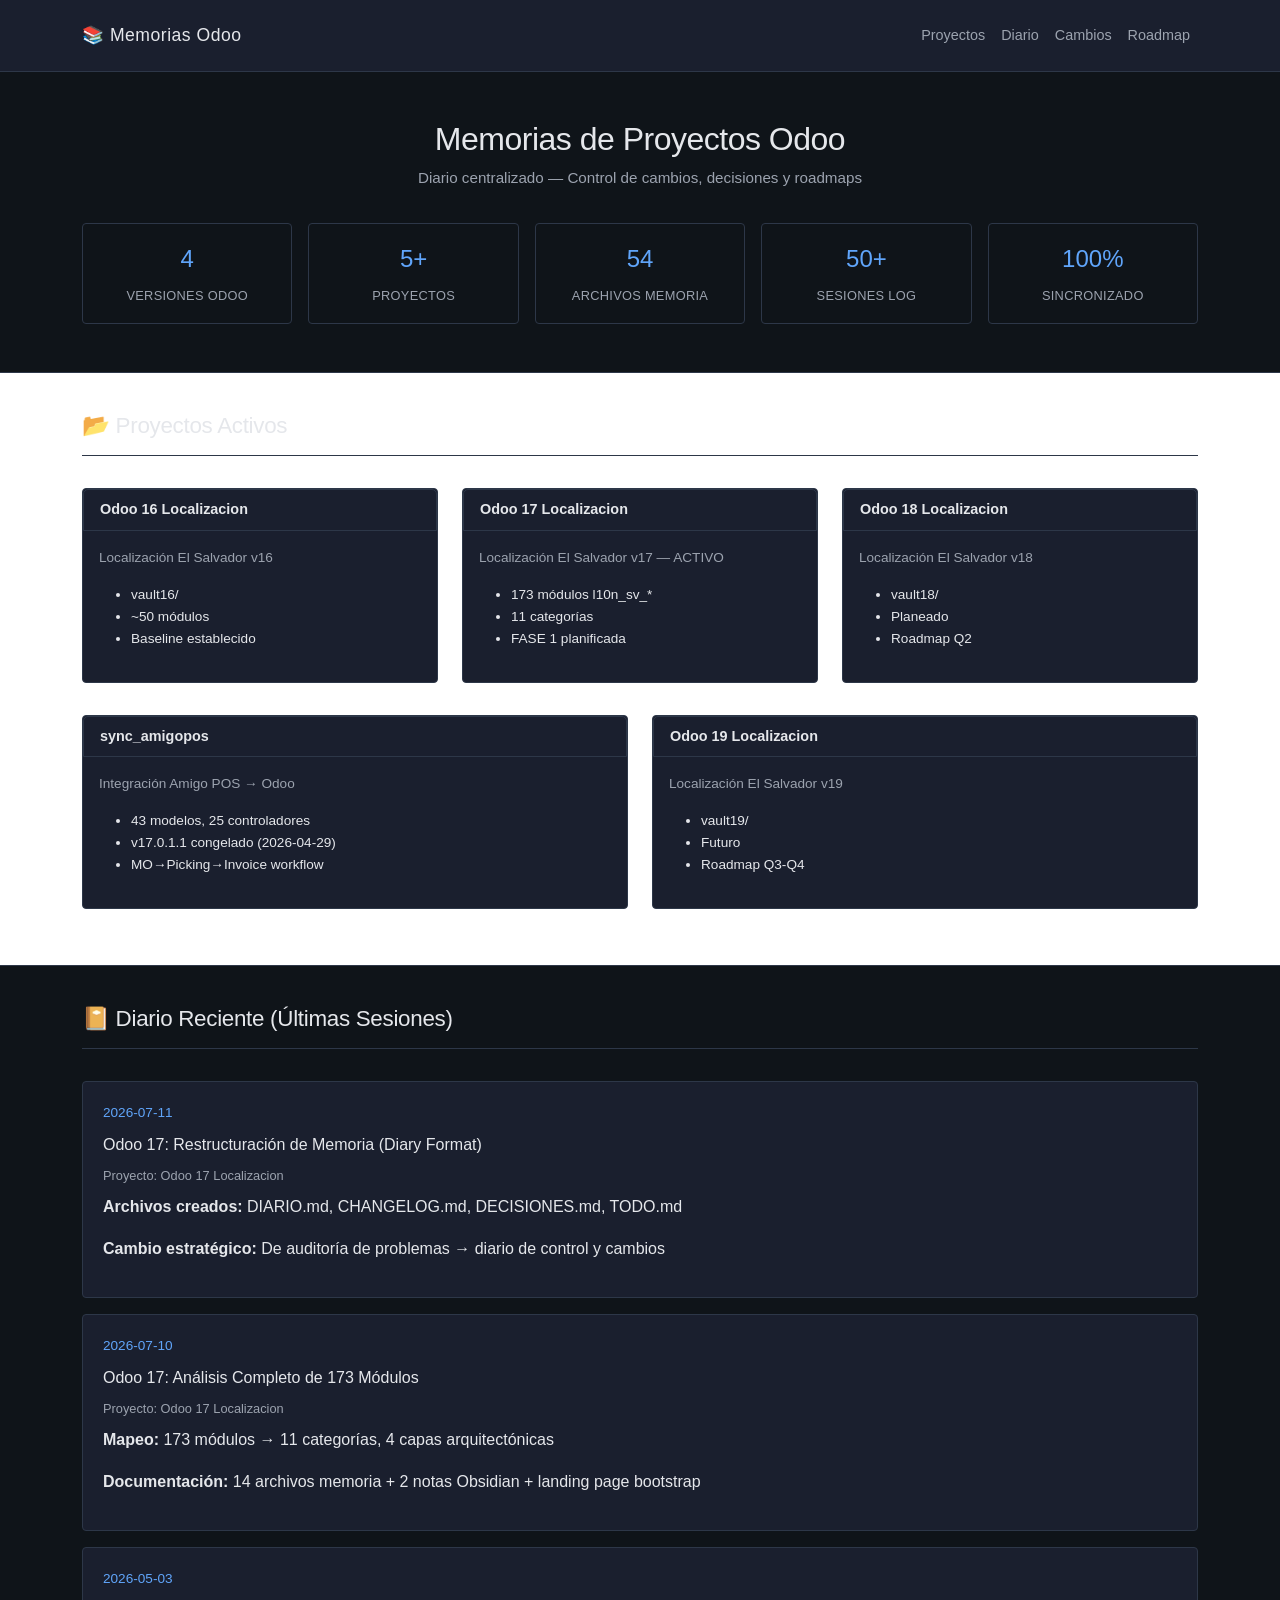
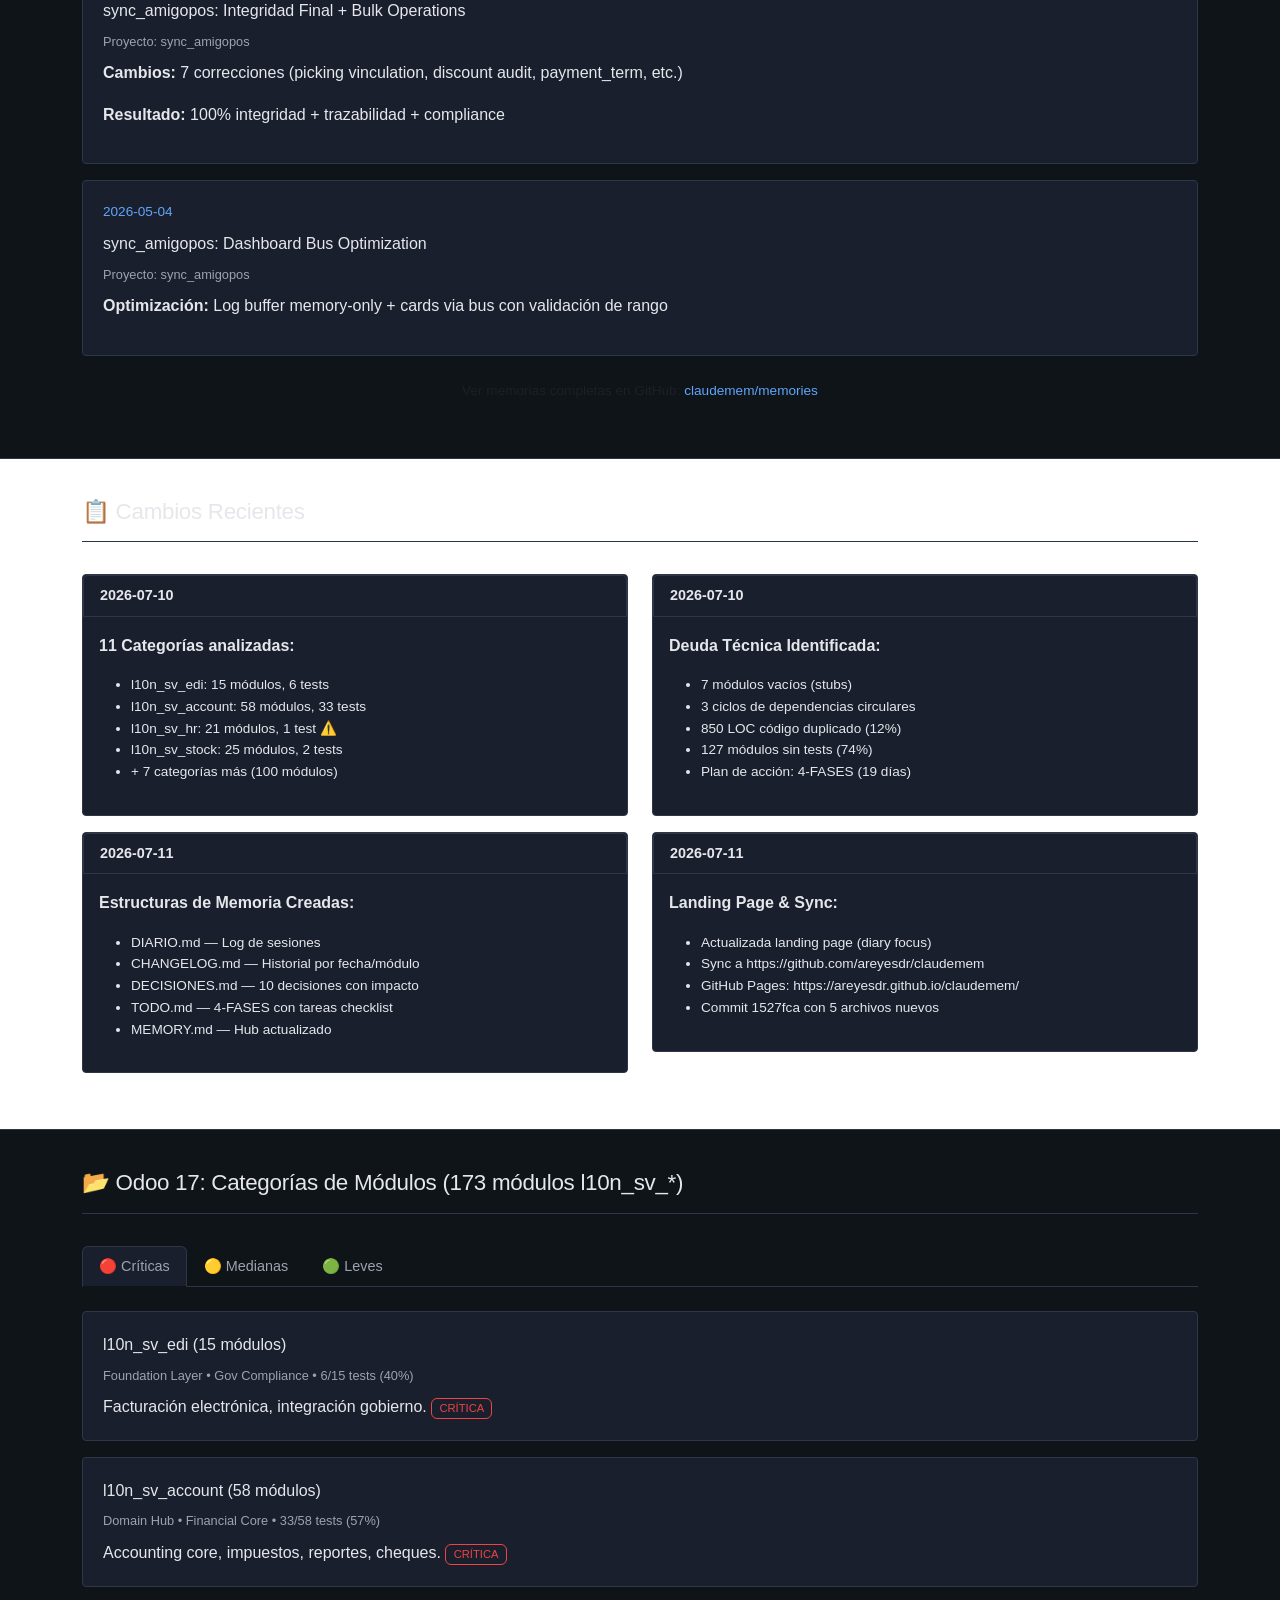
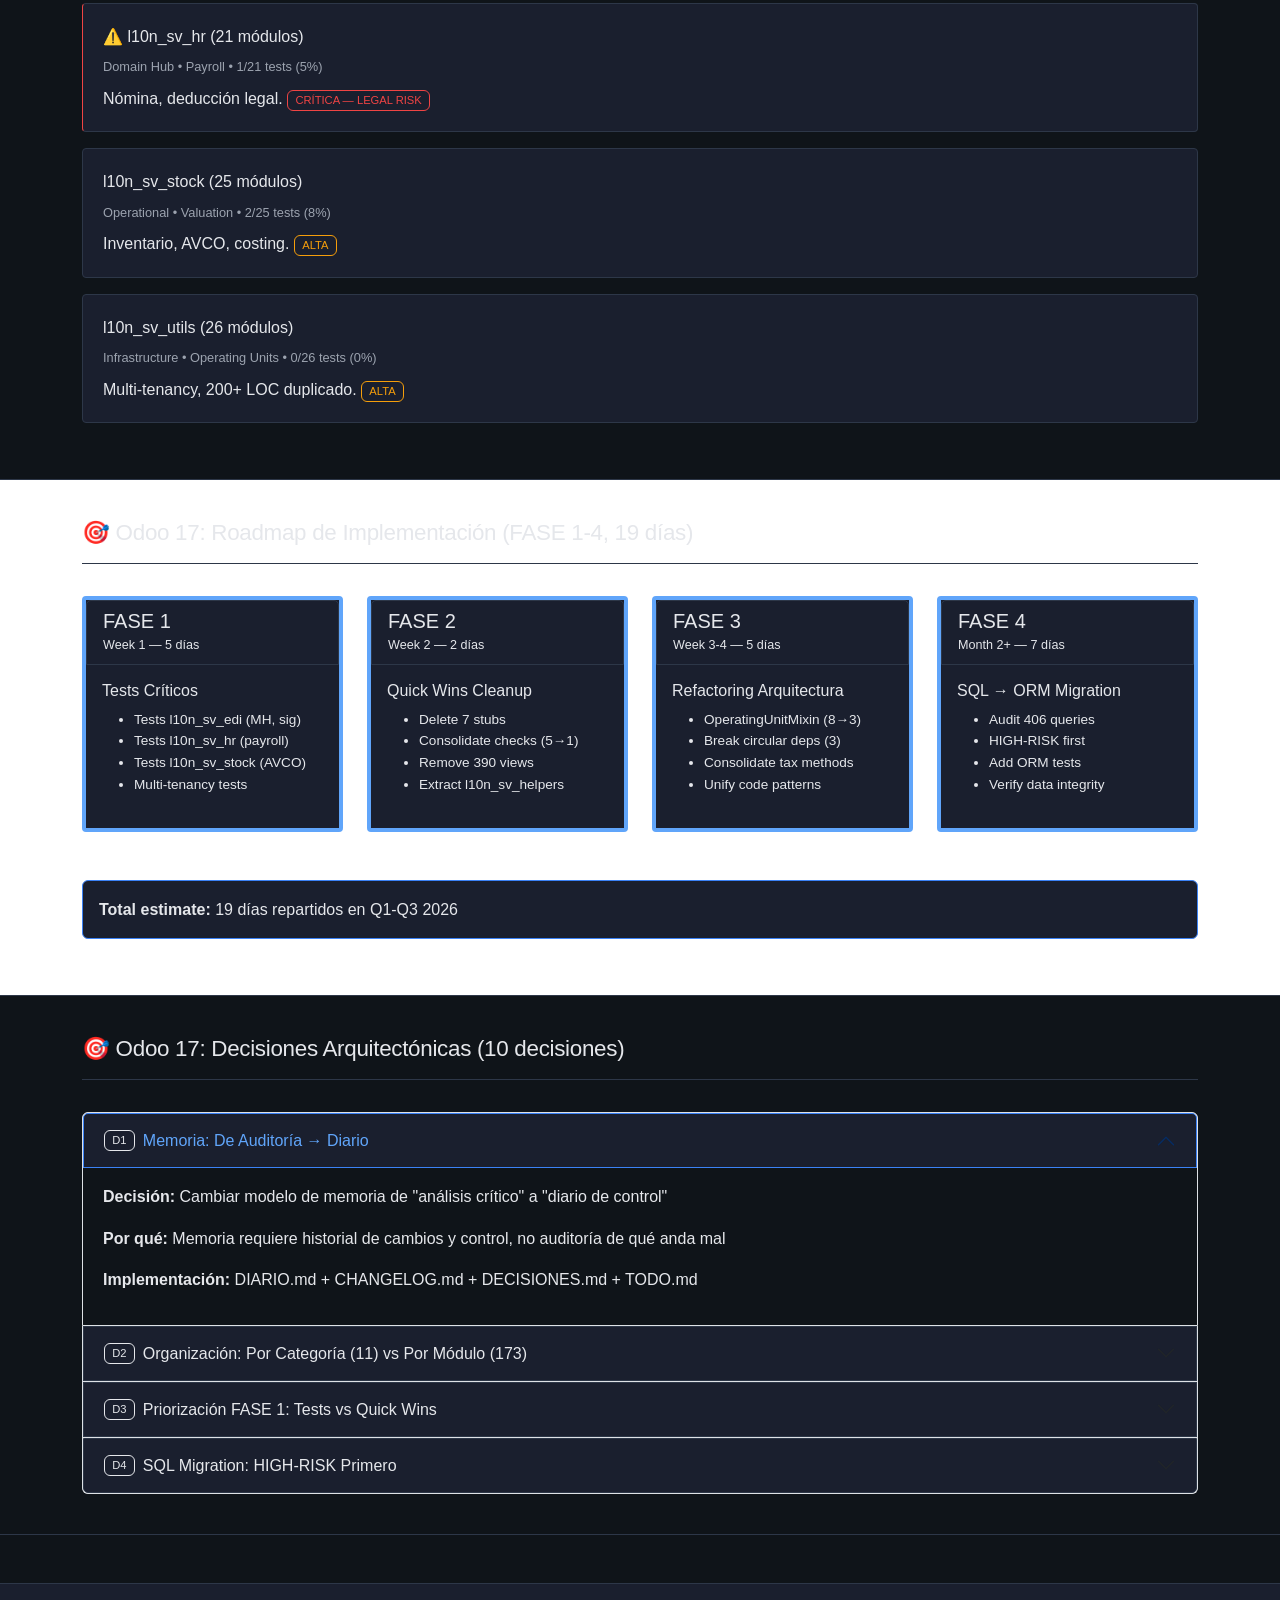
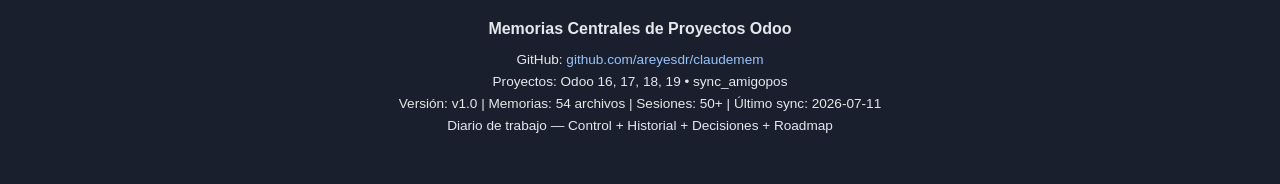
<file: docs/index.html>
<!DOCTYPE html>
<html lang="es">
<head>
    <meta charset="UTF-8">
    <meta name="viewport" content="width=device-width, initial-scale=1.0">
    <title>Proyectos Odoo — Memorias Centrales</title>
    <link href="https://cdn.jsdelivr.net/npm/bootstrap@5.3.0/dist/css/bootstrap.min.css" rel="stylesheet">
    <style>
        :root {
            --dark-bg: #0f1419;
            --dark-surface: #1a1f2e;
            --dark-border: #2d3748;
            --text-primary: #e5e7eb;
            --text-secondary: #9ca3af;
            --accent: #60a5fa;
            --accent-subtle: #3b82f6;
        }
        * {
            margin: 0;
            padding: 0;
            box-sizing: border-box;
        }
        body {
            font-family: -apple-system, BlinkMacSystemFont, 'Segoe UI', 'Roboto', sans-serif;
            background-color: var(--dark-bg);
            color: var(--text-primary);
            line-height: 1.6;
        }
        .navbar {
            background-color: var(--dark-surface);
            border-bottom: 1px solid var(--dark-border);
            box-shadow: none;
            padding: 1rem 0;
        }
        .navbar-brand {
            font-weight: 500;
            font-size: 1.1rem;
            color: var(--text-primary) !important;
            letter-spacing: 0.5px;
        }
        .nav-link {
            color: var(--text-secondary) !important;
            font-size: 0.9rem;
            transition: color 0.2s;
        }
        .nav-link:hover {
            color: var(--accent) !important;
        }
        .hero {
            background-color: var(--dark-bg);
            border-bottom: 1px solid var(--dark-border);
            padding: 3rem 0;
            text-align: center;
        }
        .hero h1 {
            font-size: 2rem;
            font-weight: 400;
            margin-bottom: 0.5rem;
            letter-spacing: -0.5px;
        }
        .hero p {
            font-size: 0.95rem;
            color: var(--text-secondary);
            margin-bottom: 2rem;
            font-weight: 300;
        }
        .stats {
            display: grid;
            grid-template-columns: repeat(auto-fit, minmax(120px, 1fr));
            gap: 1rem;
            margin-top: 2rem;
        }
        .stat-card {
            background: transparent;
            padding: 1rem;
            border: 1px solid var(--dark-border);
            border-radius: 4px;
            text-align: center;
        }
        .stat-number {
            font-size: 1.5rem;
            font-weight: 500;
            color: var(--accent);
        }
        .stat-label {
            font-size: 0.8rem;
            color: var(--text-secondary);
            margin-top: 0.5rem;
            text-transform: uppercase;
            letter-spacing: 0.3px;
        }
        .section {
            padding: 2.5rem 0;
            border-bottom: 1px solid var(--dark-border);
        }
        .section-title {
            font-size: 1.4rem;
            font-weight: 400;
            color: var(--text-primary);
            margin-bottom: 2rem;
            border-bottom: 1px solid var(--dark-border);
            padding-bottom: 1rem;
            letter-spacing: -0.3px;
        }
        .card {
            background-color: var(--dark-surface);
            border: 1px solid var(--dark-border);
            border-radius: 4px;
            box-shadow: none;
            color: var(--text-primary);
        }
        .card-header {
            background-color: transparent;
            border-bottom: 1px solid var(--dark-border);
            color: var(--text-primary);
            font-weight: 500;
            font-size: 0.9rem;
        }
        .card-body {
            padding: 1rem;
        }
        .accordion-button {
            background-color: var(--dark-surface);
            border: 1px solid var(--dark-border);
            color: var(--text-primary);
            font-weight: 400;
        }
        .accordion-button:not(.collapsed) {
            background-color: var(--dark-surface);
            color: var(--accent);
            box-shadow: none;
            border-color: var(--accent-subtle);
        }
        .accordion-body {
            background-color: var(--dark-bg);
            color: var(--text-primary);
        }
        .table {
            background-color: var(--dark-surface);
            border: 1px solid var(--dark-border);
            border-radius: 4px;
            overflow: hidden;
        }
        .table thead {
            background-color: var(--dark-bg);
            color: var(--text-secondary);
            border-bottom: 1px solid var(--dark-border);
        }
        .table-hover tbody tr:hover {
            background-color: var(--dark-border);
        }
        .table td {
            border-color: var(--dark-border);
            color: var(--text-primary);
        }
        .category-card {
            background: var(--dark-surface);
            border: 1px solid var(--dark-border);
            padding: 1.25rem;
            border-radius: 4px;
            margin-bottom: 1rem;
            box-shadow: none;
            transition: border-color 0.2s;
        }
        .category-card:hover {
            border-color: var(--accent);
        }
        .category-title {
            font-weight: 500;
            color: var(--text-primary);
            margin-bottom: 0.5rem;
        }
        .category-meta {
            font-size: 0.8rem;
            color: var(--text-secondary);
        }
        .log-entry {
            background: var(--dark-surface);
            border: 1px solid var(--dark-border);
            padding: 1.25rem;
            border-radius: 4px;
            margin-bottom: 1rem;
            box-shadow: none;
        }
        .log-date {
            font-weight: 500;
            color: var(--accent);
            margin-bottom: 0.5rem;
            font-size: 0.85rem;
        }
        .log-title {
            font-weight: 500;
            color: var(--text-primary);
            margin-bottom: 0.5rem;
        }
        .log-meta {
            font-size: 0.8rem;
            color: var(--text-secondary);
            margin-bottom: 0.5rem;
        }
        .footer {
            background-color: var(--dark-surface);
            color: var(--text-primary);
            padding: 2rem 0;
            text-align: center;
            border-top: 1px solid var(--dark-border);
            margin-top: 3rem;
        }
        .footer a {
            color: var(--accent);
            text-decoration: none;
        }
        .footer a:hover {
            color: var(--text-primary);
        }
        .badge {
            background-color: transparent;
            border: 1px solid;
            color: var(--text-primary);
            font-weight: 400;
            font-size: 0.7rem;
        }
        .badge-critical {
            border-color: #ef4444;
            color: #ef4444;
        }
        .badge-high {
            border-color: #f59e0b;
            color: #f59e0b;
        }
        .badge-medium {
            border-color: var(--accent);
            color: var(--accent);
        }
        .badge-low {
            border-color: #10b981;
            color: #10b981;
        }
        .bg-white {
            background-color: var(--dark-surface);
        }
        .text-muted {
            color: var(--text-secondary);
        }
        .small {
            font-size: 0.85rem;
            color: var(--text-secondary);
        }
        .navbar-toggler {
            border-color: var(--dark-border);
        }
        .navbar-toggler-icon {
            background-image: url("data:image/svg+xml,%3csvg xmlns='http://www.w3.org/2000/svg' viewBox='0 0 30 30'%3e%3cpath stroke='%23e5e7eb' stroke-linecap='round' stroke-miterlimit='10' stroke-width='2' d='M4 7h22M4 15h22M4 23h22'/%3e%3c/svg%3e");
        }
        strong {
            color: var(--text-primary);
        }
        /* Bootstrap overrides */
        .bg-primary, .bg-success, .bg-warning, .bg-danger, .bg-info {
            background-color: var(--dark-surface) !important;
            border: 1px solid var(--dark-border);
        }
        .text-white {
            color: var(--text-primary) !important;
        }
        .text-dark {
            color: var(--text-primary) !important;
        }
        .alert {
            background-color: var(--dark-surface);
            border: 1px solid var(--dark-border);
            color: var(--text-primary);
        }
        .alert-info {
            border-color: var(--accent-subtle);
            color: var(--accent);
        }
        .nav-tabs {
            border-bottom-color: var(--dark-border);
        }
        .nav-tabs .nav-link {
            color: var(--text-secondary);
            border: 1px solid transparent;
        }
        .nav-tabs .nav-link:hover {
            border-color: var(--dark-border);
            color: var(--accent);
        }
        .nav-tabs .nav-link.active {
            background-color: var(--dark-surface);
            border-color: var(--dark-border) var(--dark-border) var(--dark-bg);
            color: var(--accent);
        }
        .collapse:not(.show) {
            display: none;
        }
        .list-unstyled li {
            color: var(--text-primary);
        }
        .border-start {
            border-color: var(--dark-border) !important;
        }
        .border-4 {
            border-color: var(--accent) !important;
        }
        .row > * {
            color: var(--text-primary);
        }
        .container > * {
            color: var(--text-primary);
        }
        p, li, ul, ol {
            color: var(--text-primary);
        }
        a {
            color: var(--accent);
            text-decoration: none;
        }
        a:hover {
            color: var(--text-primary);
        }
        .fw-bold {
            font-weight: 600;
            color: var(--text-primary);
        }
        .text-center {
            color: var(--text-primary);
        }
        h1, h2, h3, h4, h5, h6 {
            color: var(--text-primary);
        }
        .mb-0 {
            margin-bottom: 0;
        }
        .mb-2, .mb-3, .mb-4 {
            margin-bottom: 0.5rem;
        }
        /* Sticky navbar fix */
        .sticky-top {
            background-color: var(--dark-surface);
            border-bottom: 1px solid var(--dark-border);
        }
    </style>
</head>
<body>
    <!-- NAVBAR -->
    <nav class="navbar navbar-expand-lg navbar-dark sticky-top">
        <div class="container">
            <a class="navbar-brand" href="#home">📚 Memorias Odoo</a>
            <button class="navbar-toggler" type="button" data-bs-toggle="collapse" data-bs-target="#navbarNav">
                <span class="navbar-toggler-icon"></span>
            </button>
            <div class="collapse navbar-collapse" id="navbarNav">
                <ul class="navbar-nav ms-auto">
                    <li class="nav-item"><a class="nav-link" href="#proyectos">Proyectos</a></li>
                    <li class="nav-item"><a class="nav-link" href="#diario">Diario</a></li>
                    <li class="nav-item"><a class="nav-link" href="#cambios">Cambios</a></li>
                    <li class="nav-item"><a class="nav-link" href="#roadmap">Roadmap</a></li>
                </ul>
            </div>
        </div>
    </nav>

    <!-- HERO SECTION -->
    <div class="hero" id="home">
        <div class="container">
            <h1>Memorias de Proyectos Odoo</h1>
            <p>Diario centralizado — Control de cambios, decisiones y roadmaps</p>

            <div class="stats">
                <div class="stat-card">
                    <div class="stat-number">4</div>
                    <div class="stat-label">Versiones Odoo</div>
                </div>
                <div class="stat-card">
                    <div class="stat-number">5+</div>
                    <div class="stat-label">Proyectos</div>
                </div>
                <div class="stat-card">
                    <div class="stat-number">54</div>
                    <div class="stat-label">Archivos Memoria</div>
                </div>
                <div class="stat-card">
                    <div class="stat-number">50+</div>
                    <div class="stat-label">Sesiones Log</div>
                </div>
                <div class="stat-card">
                    <div class="stat-number">100%</div>
                    <div class="stat-label">Sincronizado</div>
                </div>
            </div>
        </div>
    </div>

    <!-- PROYECTOS SECTION -->
    <section class="section bg-white" id="proyectos">
        <div class="container">
            <h2 class="section-title">📂 Proyectos Activos</h2>

            <div class="row">
                <div class="col-md-4 mb-3">
                    <div class="card h-100">
                        <div class="card-header bg-primary text-white fw-bold">Odoo 16 Localizacion</div>
                        <div class="card-body">
                            <p class="small">Localización El Salvador v16</p>
                            <ul class="small">
                                <li>vault16/</li>
                                <li>~50 módulos</li>
                                <li>Baseline establecido</li>
                            </ul>
                        </div>
                    </div>
                </div>
                <div class="col-md-4 mb-3">
                    <div class="card h-100">
                        <div class="card-header bg-success text-white fw-bold">Odoo 17 Localizacion</div>
                        <div class="card-body">
                            <p class="small">Localización El Salvador v17 — ACTIVO</p>
                            <ul class="small">
                                <li>173 módulos l10n_sv_*</li>
                                <li>11 categorías</li>
                                <li>FASE 1 planificada</li>
                            </ul>
                        </div>
                    </div>
                </div>
                <div class="col-md-4 mb-3">
                    <div class="card h-100">
                        <div class="card-header bg-info text-white fw-bold">Odoo 18 Localizacion</div>
                        <div class="card-body">
                            <p class="small">Localización El Salvador v18</p>
                            <ul class="small">
                                <li>vault18/</li>
                                <li>Planeado</li>
                                <li>Roadmap Q2</li>
                            </ul>
                        </div>
                    </div>
                </div>
            </div>

            <div class="row mt-3">
                <div class="col-md-6 mb-3">
                    <div class="card h-100">
                        <div class="card-header bg-warning text-dark fw-bold">sync_amigopos</div>
                        <div class="card-body">
                            <p class="small">Integración Amigo POS → Odoo</p>
                            <ul class="small">
                                <li>43 modelos, 25 controladores</li>
                                <li>v17.0.1.1 congelado (2026-04-29)</li>
                                <li>MO→Picking→Invoice workflow</li>
                            </ul>
                        </div>
                    </div>
                </div>
                <div class="col-md-6 mb-3">
                    <div class="card h-100">
                        <div class="card-header bg-danger text-white fw-bold">Odoo 19 Localizacion</div>
                        <div class="card-body">
                            <p class="small">Localización El Salvador v19</p>
                            <ul class="small">
                                <li>vault19/</li>
                                <li>Futuro</li>
                                <li>Roadmap Q3-Q4</li>
                            </ul>
                        </div>
                    </div>
                </div>
            </div>
        </div>
    </section>

    <!-- DIARIO SECTION -->
    <section class="section" id="diario">
        <div class="container">
            <h2 class="section-title">📔 Diario Reciente (Últimas Sesiones)</h2>

            <div class="log-entry">
                <div class="log-date">2026-07-11</div>
                <div class="log-title">Odoo 17: Restructuración de Memoria (Diary Format)</div>
                <div class="log-meta">Proyecto: Odoo 17 Localizacion</div>
                <div class="mt-2">
                    <p><strong>Archivos creados:</strong> DIARIO.md, CHANGELOG.md, DECISIONES.md, TODO.md</p>
                    <p><strong>Cambio estratégico:</strong> De auditoría de problemas → diario de control y cambios</p>
                </div>
            </div>

            <div class="log-entry">
                <div class="log-date">2026-07-10</div>
                <div class="log-title">Odoo 17: Análisis Completo de 173 Módulos</div>
                <div class="log-meta">Proyecto: Odoo 17 Localizacion</div>
                <div class="mt-2">
                    <p><strong>Mapeo:</strong> 173 módulos → 11 categorías, 4 capas arquitectónicas</p>
                    <p><strong>Documentación:</strong> 14 archivos memoria + 2 notas Obsidian + landing page bootstrap</p>
                </div>
            </div>

            <div class="log-entry">
                <div class="log-date">2026-05-03</div>
                <div class="log-title">sync_amigopos: Integridad Final + Bulk Operations</div>
                <div class="log-meta">Proyecto: sync_amigopos</div>
                <div class="mt-2">
                    <p><strong>Cambios:</strong> 7 correcciones (picking vinculation, discount audit, payment_term, etc.)</p>
                    <p><strong>Resultado:</strong> 100% integridad + trazabilidad + compliance</p>
                </div>
            </div>

            <div class="log-entry">
                <div class="log-date">2026-05-04</div>
                <div class="log-title">sync_amigopos: Dashboard Bus Optimization</div>
                <div class="log-meta">Proyecto: sync_amigopos</div>
                <div class="mt-2">
                    <p><strong>Optimización:</strong> Log buffer memory-only + cards via bus con validación de rango</p>
                </div>
            </div>

            <div class="text-center mt-4">
                <p class="text-muted small">Ver memorias completas en GitHub:
                    <a href="https://github.com/areyesdr/claudemem/tree/main/memories">
                        claudemem/memories
                    </a>
                </p>
            </div>
        </div>
    </section>

    <!-- CAMBIOS SECTION -->
    <section class="section bg-white" id="cambios">
        <div class="container">
            <h2 class="section-title">📋 Cambios Recientes</h2>

            <div class="row">
                <div class="col-md-6 mb-3">
                    <div class="card">
                        <div class="card-header fw-bold bg-info text-white">2026-07-10</div>
                        <div class="card-body">
                            <p><strong>11 Categorías analizadas:</strong></p>
                            <ul class="small">
                                <li>l10n_sv_edi: 15 módulos, 6 tests</li>
                                <li>l10n_sv_account: 58 módulos, 33 tests</li>
                                <li>l10n_sv_hr: 21 módulos, 1 test ⚠️</li>
                                <li>l10n_sv_stock: 25 módulos, 2 tests</li>
                                <li>+ 7 categorías más (100 módulos)</li>
                            </ul>
                        </div>
                    </div>
                </div>
                <div class="col-md-6 mb-3">
                    <div class="card">
                        <div class="card-header fw-bold bg-info text-white">2026-07-10</div>
                        <div class="card-body">
                            <p><strong>Deuda Técnica Identificada:</strong></p>
                            <ul class="small">
                                <li>7 módulos vacíos (stubs)</li>
                                <li>3 ciclos de dependencias circulares</li>
                                <li>850 LOC código duplicado (12%)</li>
                                <li>127 módulos sin tests (74%)</li>
                                <li>Plan de acción: 4-FASES (19 días)</li>
                            </ul>
                        </div>
                    </div>
                </div>
                <div class="col-md-6 mb-3">
                    <div class="card">
                        <div class="card-header fw-bold bg-warning text-dark">2026-07-11</div>
                        <div class="card-body">
                            <p><strong>Estructuras de Memoria Creadas:</strong></p>
                            <ul class="small">
                                <li>DIARIO.md — Log de sesiones</li>
                                <li>CHANGELOG.md — Historial por fecha/módulo</li>
                                <li>DECISIONES.md — 10 decisiones con impacto</li>
                                <li>TODO.md — 4-FASES con tareas checklist</li>
                                <li>MEMORY.md — Hub actualizado</li>
                            </ul>
                        </div>
                    </div>
                </div>
                <div class="col-md-6 mb-3">
                    <div class="card">
                        <div class="card-header fw-bold bg-success text-white">2026-07-11</div>
                        <div class="card-body">
                            <p><strong>Landing Page & Sync:</strong></p>
                            <ul class="small">
                                <li>Actualizada landing page (diary focus)</li>
                                <li>Sync a https://github.com/areyesdr/claudemem</li>
                                <li>GitHub Pages: https://areyesdr.github.io/claudemem/</li>
                                <li>Commit 1527fca con 5 archivos nuevos</li>
                            </ul>
                        </div>
                    </div>
                </div>
            </div>
        </div>
    </section>

    <!-- CATEGORIAS SECTION -->
    <section class="section" id="categorias">
        <div class="container">
            <h2 class="section-title">📂 Odoo 17: Categorías de Módulos (173 módulos l10n_sv_*)</h2>

            <ul class="nav nav-tabs mb-4" role="tablist">
                <li class="nav-item" role="presentation">
                    <button class="nav-link active" id="critical-tab" data-bs-toggle="tab" data-bs-target="#critical" type="button" role="tab">🔴 Críticas</button>
                </li>
                <li class="nav-item" role="presentation">
                    <button class="nav-link" id="medium-tab" data-bs-toggle="tab" data-bs-target="#medium" type="button" role="tab">🟡 Medianas</button>
                </li>
                <li class="nav-item" role="presentation">
                    <button class="nav-link" id="low-tab" data-bs-toggle="tab" data-bs-target="#low" type="button" role="tab">🟢 Leves</button>
                </li>
            </ul>

            <div class="tab-content">
                <!-- CRITICAL -->
                <div class="tab-pane fade show active" id="critical" role="tabpanel">
                    <div class="category-card">
                        <div class="category-title">l10n_sv_edi (15 módulos)</div>
                        <div class="category-meta">Foundation Layer • Gov Compliance • 6/15 tests (40%)</div>
                        <div class="mt-2">Facturación electrónica, integración gobierno. <span class="badge badge-critical">CRÍTICA</span></div>
                    </div>
                    <div class="category-card">
                        <div class="category-title">l10n_sv_account (58 módulos)</div>
                        <div class="category-meta">Domain Hub • Financial Core • 33/58 tests (57%)</div>
                        <div class="mt-2">Accounting core, impuestos, reportes, cheques. <span class="badge badge-critical">CRÍTICA</span></div>
                    </div>
                    <div class="category-card" style="border-left-color: #ef4444;">
                        <div class="category-title critical">⚠️ l10n_sv_hr (21 módulos)</div>
                        <div class="category-meta">Domain Hub • Payroll • 1/21 tests (5%)</div>
                        <div class="mt-2">Nómina, deducción legal. <span class="badge badge-critical">CRÍTICA — LEGAL RISK</span></div>
                    </div>
                    <div class="category-card">
                        <div class="category-title">l10n_sv_stock (25 módulos)</div>
                        <div class="category-meta">Operational • Valuation • 2/25 tests (8%)</div>
                        <div class="mt-2">Inventario, AVCO, costing. <span class="badge badge-high">ALTA</span></div>
                    </div>
                    <div class="category-card">
                        <div class="category-title">l10n_sv_utils (26 módulos)</div>
                        <div class="category-meta">Infrastructure • Operating Units • 0/26 tests (0%)</div>
                        <div class="mt-2">Multi-tenancy, 200+ LOC duplicado. <span class="badge badge-high">ALTA</span></div>
                    </div>
                </div>

                <!-- MEDIUM -->
                <div class="tab-pane fade" id="medium" role="tabpanel">
                    <div class="category-card">
                        <div class="category-title">l10n_sv_sale (15 módulos)</div>
                        <div class="category-meta">Operational • Sales • 1/15 tests (7%)</div>
                        <div class="mt-2">CRM, sales, descuentos. <span class="badge badge-medium">MEDIA</span></div>
                    </div>
                    <div class="category-card">
                        <div class="category-title">l10n_sv_purchase (3 módulos)</div>
                        <div class="category-meta">Operational • PO • 0/3 tests (0%)</div>
                        <div class="mt-2">Purchase, custom dates, EDI. <span class="badge badge-medium">MEDIA</span></div>
                    </div>
                </div>

                <!-- LOW -->
                <div class="tab-pane fade" id="low" role="tabpanel">
                    <div class="category-card">
                        <div class="category-title">l10n_sv_mrp (3 módulos)</div>
                        <div class="category-meta">Specialized • Manufacturing</div>
                        <div class="mt-2">BOM, costing. <span class="badge badge-low">BAJA</span></div>
                    </div>
                    <div class="category-card">
                        <div class="category-title">l10n_sv_point_of_sale (4 módulos)</div>
                        <div class="category-meta">Operational • POS</div>
                        <div class="mt-2">POS integration. <span class="badge badge-low">BAJA</span></div>
                    </div>
                    <div class="category-card">
                        <div class="category-title">l10n_sv_website (2 módulos)</div>
                        <div class="category-meta">Frontend • Website</div>
                        <div class="mt-2">Website UI. <span class="badge badge-low">BAJA</span></div>
                    </div>
                    <div class="category-card">
                        <div class="category-title">l10n_sv_school (1 módulo)</div>
                        <div class="category-meta">Specialized • Education</div>
                        <div class="mt-2">Education API. <span class="badge badge-low">BAJA</span></div>
                    </div>
                </div>
            </div>
        </div>
    </section>

    <!-- ROADMAP SECTION -->
    <section class="section bg-white" id="roadmap">
        <div class="container">
            <h2 class="section-title">🎯 Odoo 17: Roadmap de Implementación (FASE 1-4, 19 días)</h2>

            <div class="row">
                <div class="col-md-3 mb-4">
                    <div class="card h-100 border-start border-4" style="border-color: #ef4444;">
                        <div class="card-header bg-danger text-white">
                            <h5 class="mb-0">FASE 1</h5>
                            <small>Week 1 — 5 días</small>
                        </div>
                        <div class="card-body">
                            <h6>Tests Críticos</h6>
                            <ul class="small">
                                <li>Tests l10n_sv_edi (MH, sig)</li>
                                <li>Tests l10n_sv_hr (payroll)</li>
                                <li>Tests l10n_sv_stock (AVCO)</li>
                                <li>Multi-tenancy tests</li>
                            </ul>
                        </div>
                    </div>
                </div>

                <div class="col-md-3 mb-4">
                    <div class="card h-100 border-start border-4" style="border-color: #f59e0b;">
                        <div class="card-header bg-warning text-dark">
                            <h5 class="mb-0">FASE 2</h5>
                            <small>Week 2 — 2 días</small>
                        </div>
                        <div class="card-body">
                            <h6>Quick Wins Cleanup</h6>
                            <ul class="small">
                                <li>Delete 7 stubs</li>
                                <li>Consolidate checks (5→1)</li>
                                <li>Remove 390 views</li>
                                <li>Extract l10n_sv_helpers</li>
                            </ul>
                        </div>
                    </div>
                </div>

                <div class="col-md-3 mb-4">
                    <div class="card h-100 border-start border-4" style="border-color: #3b82f6;">
                        <div class="card-header bg-primary text-white">
                            <h5 class="mb-0">FASE 3</h5>
                            <small>Week 3-4 — 5 días</small>
                        </div>
                        <div class="card-body">
                            <h6>Refactoring Arquitectura</h6>
                            <ul class="small">
                                <li>OperatingUnitMixin (8→3)</li>
                                <li>Break circular deps (3)</li>
                                <li>Consolidate tax methods</li>
                                <li>Unify code patterns</li>
                            </ul>
                        </div>
                    </div>
                </div>

                <div class="col-md-3 mb-4">
                    <div class="card h-100 border-start border-4" style="border-color: #10b981;">
                        <div class="card-header bg-success text-white">
                            <h5 class="mb-0">FASE 4</h5>
                            <small>Month 2+ — 7 días</small>
                        </div>
                        <div class="card-body">
                            <h6>SQL → ORM Migration</h6>
                            <ul class="small">
                                <li>Audit 406 queries</li>
                                <li>HIGH-RISK first</li>
                                <li>Add ORM tests</li>
                                <li>Verify data integrity</li>
                            </ul>
                        </div>
                    </div>
                </div>
            </div>

            <div class="alert alert-info mt-4">
                <strong>Total estimate:</strong> 19 días repartidos en Q1-Q3 2026
            </div>
        </div>
    </section>

    <!-- DECISIONES SECTION -->
    <section class="section" id="decisiones">
        <div class="container">
            <h2 class="section-title">🎯 Odoo 17: Decisiones Arquitectónicas (10 decisiones)</h2>

            <div class="accordion" id="decisionsAccordion">
                <div class="accordion-item">
                    <h2 class="accordion-header">
                        <button class="accordion-button" type="button" data-bs-toggle="collapse" data-bs-target="#dec1">
                            <span class="badge badge-primary me-2">D1</span> Memoria: De Auditoría → Diario
                        </button>
                    </h2>
                    <div id="dec1" class="accordion-collapse collapse show" data-bs-parent="#decisionsAccordion">
                        <div class="accordion-body">
                            <p><strong>Decisión:</strong> Cambiar modelo de memoria de "análisis crítico" a "diario de control"</p>
                            <p><strong>Por qué:</strong> Memoria requiere historial de cambios y control, no auditoría de qué anda mal</p>
                            <p><strong>Implementación:</strong> DIARIO.md + CHANGELOG.md + DECISIONES.md + TODO.md</p>
                        </div>
                    </div>
                </div>

                <div class="accordion-item">
                    <h2 class="accordion-header">
                        <button class="accordion-button collapsed" type="button" data-bs-toggle="collapse" data-bs-target="#dec2">
                            <span class="badge badge-primary me-2">D2</span> Organización: Por Categoría (11) vs Por Módulo (173)
                        </button>
                    </h2>
                    <div id="dec2" class="accordion-collapse collapse" data-bs-parent="#decisionsAccordion">
                        <div class="accordion-body">
                            <p><strong>Decisión:</strong> Crear 11 archivos por categoría en lugar de 173 por módulo</p>
                            <p><strong>Alternativa rechazada:</strong> 173 módulos individuales (ruido excesivo)</p>
                            <p><strong>Beneficio:</strong> Fácil de navegar, granularidad correcta, escalable</p>
                        </div>
                    </div>
                </div>

                <div class="accordion-item">
                    <h2 class="accordion-header">
                        <button class="accordion-button collapsed" type="button" data-bs-toggle="collapse" data-bs-target="#dec3">
                            <span class="badge badge-primary me-2">D3</span> Priorización FASE 1: Tests vs Quick Wins
                        </button>
                    </h2>
                    <div id="dec3" class="accordion-collapse collapse" data-bs-parent="#decisionsAccordion">
                        <div class="accordion-body">
                            <p><strong>Decisión:</strong> FASE 1 = Tests en hubs críticos, NO quick wins</p>
                            <p><strong>Por qué:</strong> Riesgo legal (payroll, compliance) > deuda técnica cosmética</p>
                            <p><strong>Orden:</strong> FASE 1 tests → FASE 2 quick wins → FASE 3 refactor → FASE 4 SQL</p>
                        </div>
                    </div>
                </div>

                <div class="accordion-item">
                    <h2 class="accordion-header">
                        <button class="accordion-button collapsed" type="button" data-bs-toggle="collapse" data-bs-target="#dec4">
                            <span class="badge badge-primary me-2">D4</span> SQL Migration: HIGH-RISK Primero
                        </button>
                    </h2>
                    <div id="dec4" class="accordion-collapse collapse" data-bs-parent="#decisionsAccordion">
                        <div class="accordion-body">
                            <p><strong>Decisión:</strong> Migrar HIGH-RISK (account_move, stock) antes que LOW-RISK</p>
                            <p><strong>Alternativa rechazada:</strong> LOW→HIGH (bajo impacto primero)</p>
                            <p><strong>Motivo:</strong> Financial data corruption > low-risk cleanup</p>
                        </div>
                    </div>
                </div>
            </div>
        </div>
    </section>

    <!-- FOOTER -->
    <footer class="footer">
        <div class="container">
            <p class="mb-2"><strong>Memorias Centrales de Proyectos Odoo</strong></p>
            <p class="small mb-0">
                GitHub:
                <a href="https://github.com/areyesdr/claudemem" style="color: #93c5fd;">
                    github.com/areyesdr/claudemem
                </a>
            </p>
            <p class="small mb-0">
                Proyectos: Odoo 16, 17, 18, 19 • sync_amigopos
            </p>
            <p class="small mb-0">
                Versión: v1.0 | Memorias: 54 archivos | Sesiones: 50+ | Último sync: 2026-07-11
            </p>
            <p class="small">
                Diario de trabajo — Control + Historial + Decisiones + Roadmap
            </p>
        </div>
    </footer>

    <script src="https://cdn.jsdelivr.net/npm/bootstrap@5.3.0/dist/js/bootstrap.bundle.min.js"></script>
</body>
</html>
</file>
